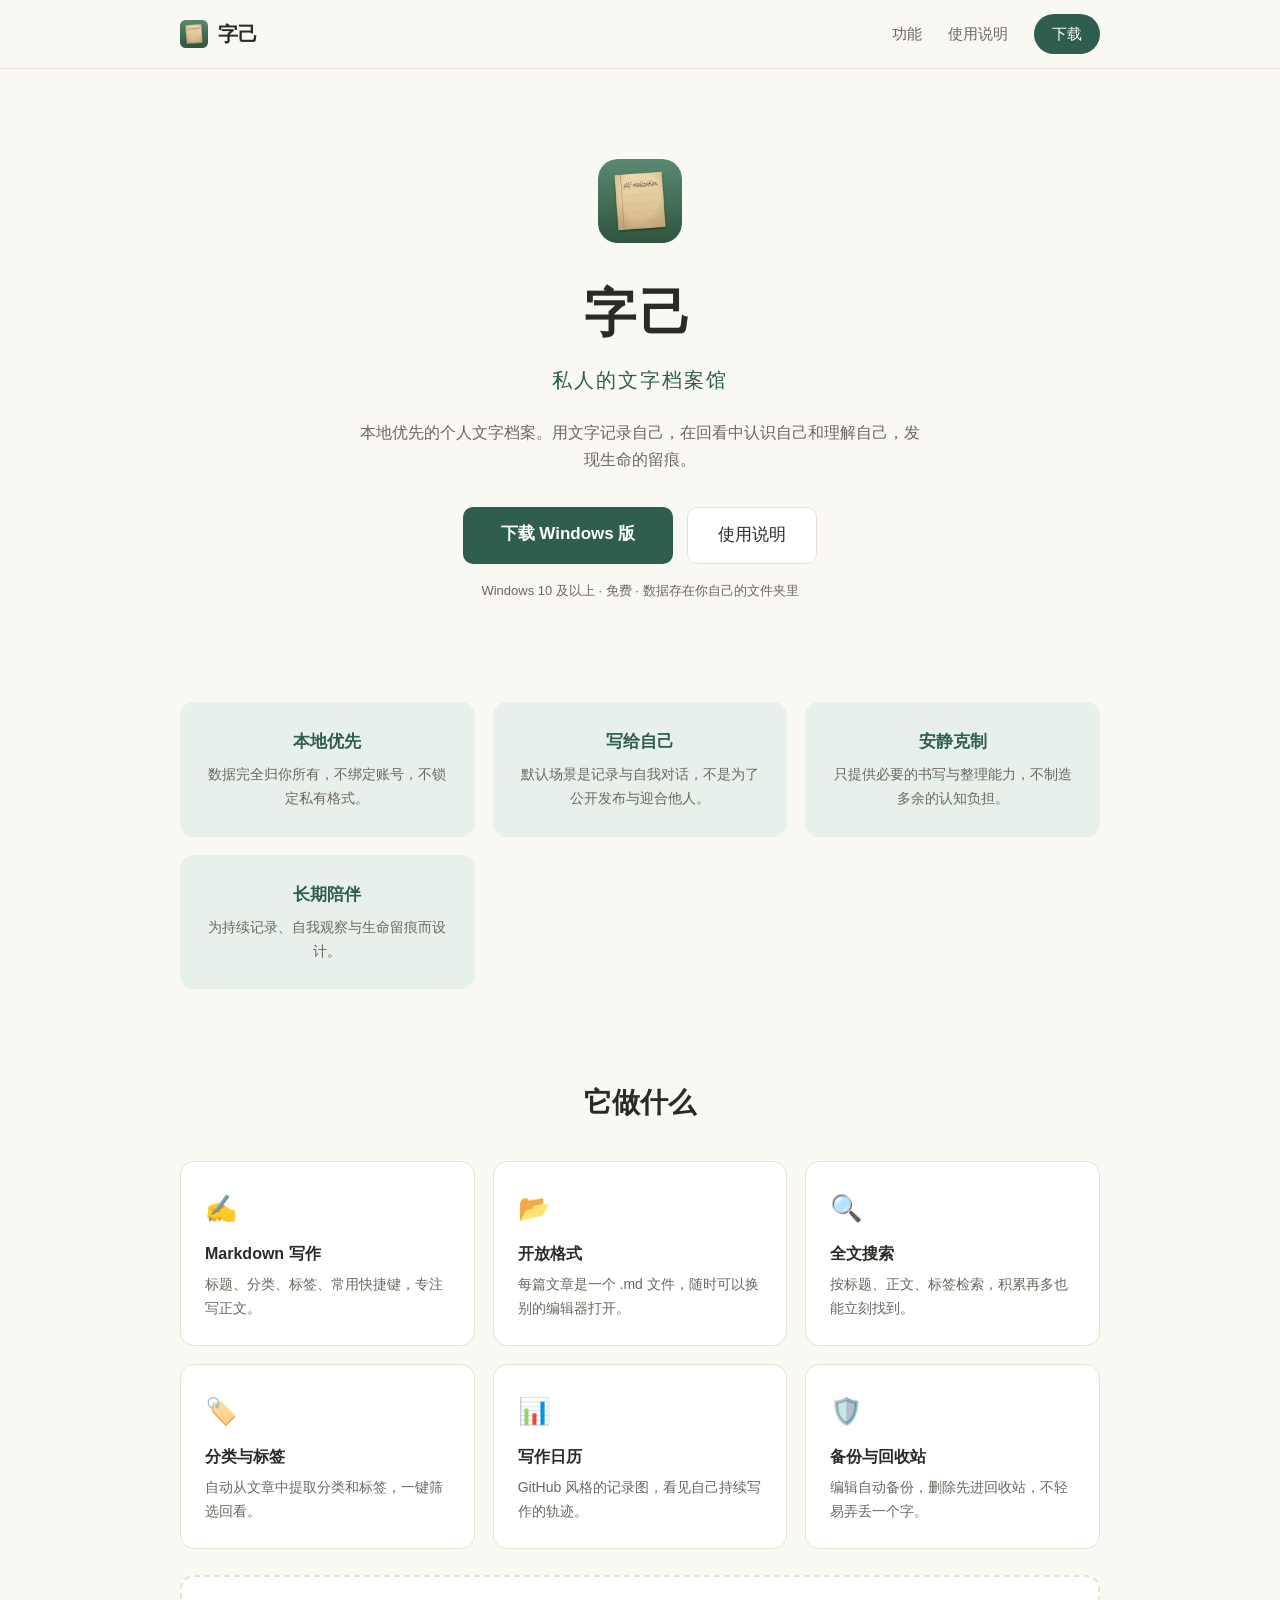
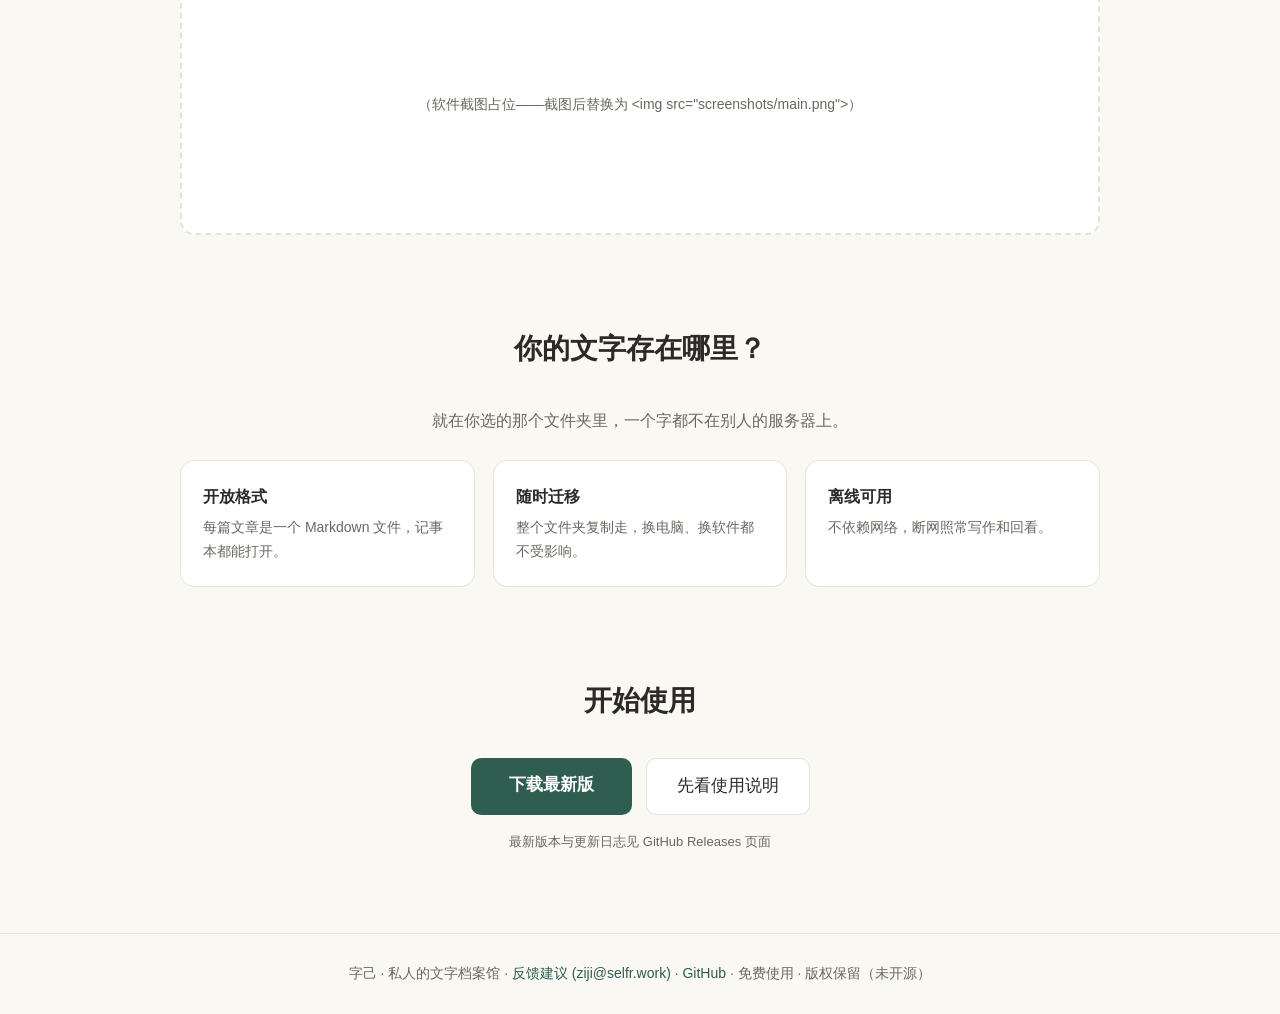
<file: index.html>
<!DOCTYPE html>
<html lang="zh-CN">
<head>
  <meta charset="UTF-8">
  <meta name="viewport" content="width=device-width, initial-scale=1.0">
  <title>字己 · 私人的文字档案馆</title>
  <meta name="description" content="字己是一款本地优先的 Windows 写作应用。文章以 Markdown 保存在你自己的文件夹里，无需账号、无需联网，数据完全归你所有。">
  <link rel="icon" href="assets/icon.png">
  <link rel="stylesheet" href="style.css">
</head>
<body>

  <header class="nav">
    <div class="nav-inner">
      <a class="brand" href="index.html">
        <img src="assets/icon.png" alt="字己" class="brand-icon">
        <span>字己</span>
      </a>
      <nav class="nav-links">
        <a href="#features">功能</a>
        <a href="guide.html">使用说明</a>
        <a href="#download" class="nav-download">下载</a>
      </nav>
    </div>
  </header>

  <section class="hero">
    <img src="assets/icon.png" alt="字己图标" class="hero-icon">
    <h1>字己</h1>
    <p class="tagline">私人的文字档案馆</p>
    <p class="intro">本地优先的个人文字档案。用文字记录自己，在回看中认识自己和理解自己，发现生命的留痕。</p>
    <div class="hero-actions">
      <!-- TODO: R2 配好后，把下面的链接换成 https://dl.selfr.work/ZiJi-Setup-latest.exe -->
      <a class="btn-primary" href="https://github.com/selfr7/ziji-releases/releases/latest" target="_blank" rel="noopener">下载 Windows 版</a>
      <a class="btn-ghost" href="guide.html">使用说明</a>
    </div>
    <p class="hero-note">Windows 10 及以上 · 免费 · 数据存在你自己的文件夹里</p>
  </section>

  <section class="principles">
    <div class="principle">
      <h3>本地优先</h3>
      <p>数据完全归你所有，不绑定账号，不锁定私有格式。</p>
    </div>
    <div class="principle">
      <h3>写给自己</h3>
      <p>默认场景是记录与自我对话，不是为了公开发布与迎合他人。</p>
    </div>
    <div class="principle">
      <h3>安静克制</h3>
      <p>只提供必要的书写与整理能力，不制造多余的认知负担。</p>
    </div>
    <div class="principle">
      <h3>长期陪伴</h3>
      <p>为持续记录、自我观察与生命留痕而设计。</p>
    </div>
  </section>

  <section id="features" class="features">
    <h2>它做什么</h2>
    <div class="feature-grid">
      <div class="feature">
        <div class="feature-icon">✍️</div>
        <h4>Markdown 写作</h4>
        <p>标题、分类、标签、常用快捷键，专注写正文。</p>
      </div>
      <div class="feature">
        <div class="feature-icon">📂</div>
        <h4>开放格式</h4>
        <p>每篇文章是一个 .md 文件，随时可以换别的编辑器打开。</p>
      </div>
      <div class="feature">
        <div class="feature-icon">🔍</div>
        <h4>全文搜索</h4>
        <p>按标题、正文、标签检索，积累再多也能立刻找到。</p>
      </div>
      <div class="feature">
        <div class="feature-icon">🏷️</div>
        <h4>分类与标签</h4>
        <p>自动从文章中提取分类和标签，一键筛选回看。</p>
      </div>
      <div class="feature">
        <div class="feature-icon">📊</div>
        <h4>写作日历</h4>
        <p>GitHub 风格的记录图，看见自己持续写作的轨迹。</p>
      </div>
      <div class="feature">
        <div class="feature-icon">🛡️</div>
        <h4>备份与回收站</h4>
        <p>编辑自动备份，删除先进回收站，不轻易弄丢一个字。</p>
      </div>
    </div>

    <!-- 截图区：截好软件界面图后放到 website/screenshots/ 下，替换下面的 src -->
    <div class="screenshot-placeholder">
      <p>（软件截图占位——截图后替换为 &lt;img src="screenshots/main.png"&gt;）</p>
    </div>
  </section>

  <section class="data">
    <h2>你的文字存在哪里？</h2>
    <p class="data-lead">就在你选的那个文件夹里，一个字都不在别人的服务器上。</p>
    <div class="data-points">
      <div class="data-point"><strong>开放格式</strong>每篇文章是一个 Markdown 文件，记事本都能打开。</div>
      <div class="data-point"><strong>随时迁移</strong>整个文件夹复制走，换电脑、换软件都不受影响。</div>
      <div class="data-point"><strong>离线可用</strong>不依赖网络，断网照常写作和回看。</div>
    </div>
  </section>

  <section id="download" class="download">
    <h2>开始使用</h2>
    <div class="hero-actions">
      <a class="btn-primary" href="https://github.com/selfr7/ziji-releases/releases/latest" target="_blank" rel="noopener">下载最新版</a>
      <a class="btn-ghost" href="guide.html">先看使用说明</a>
    </div>
    <p class="hero-note">最新版本与更新日志见 GitHub Releases 页面</p>
  </section>

  <footer class="footer">
    <p>字己 · 私人的文字档案馆 · <a href="mailto:ziji@selfr.work">反馈建议 (ziji@selfr.work)</a> · <a href="https://github.com/selfr7/ziji-releases" target="_blank" rel="noopener">GitHub</a> · 免费使用 · 版权保留（未开源）</p>
  </footer>

</body>
</html>
</file>
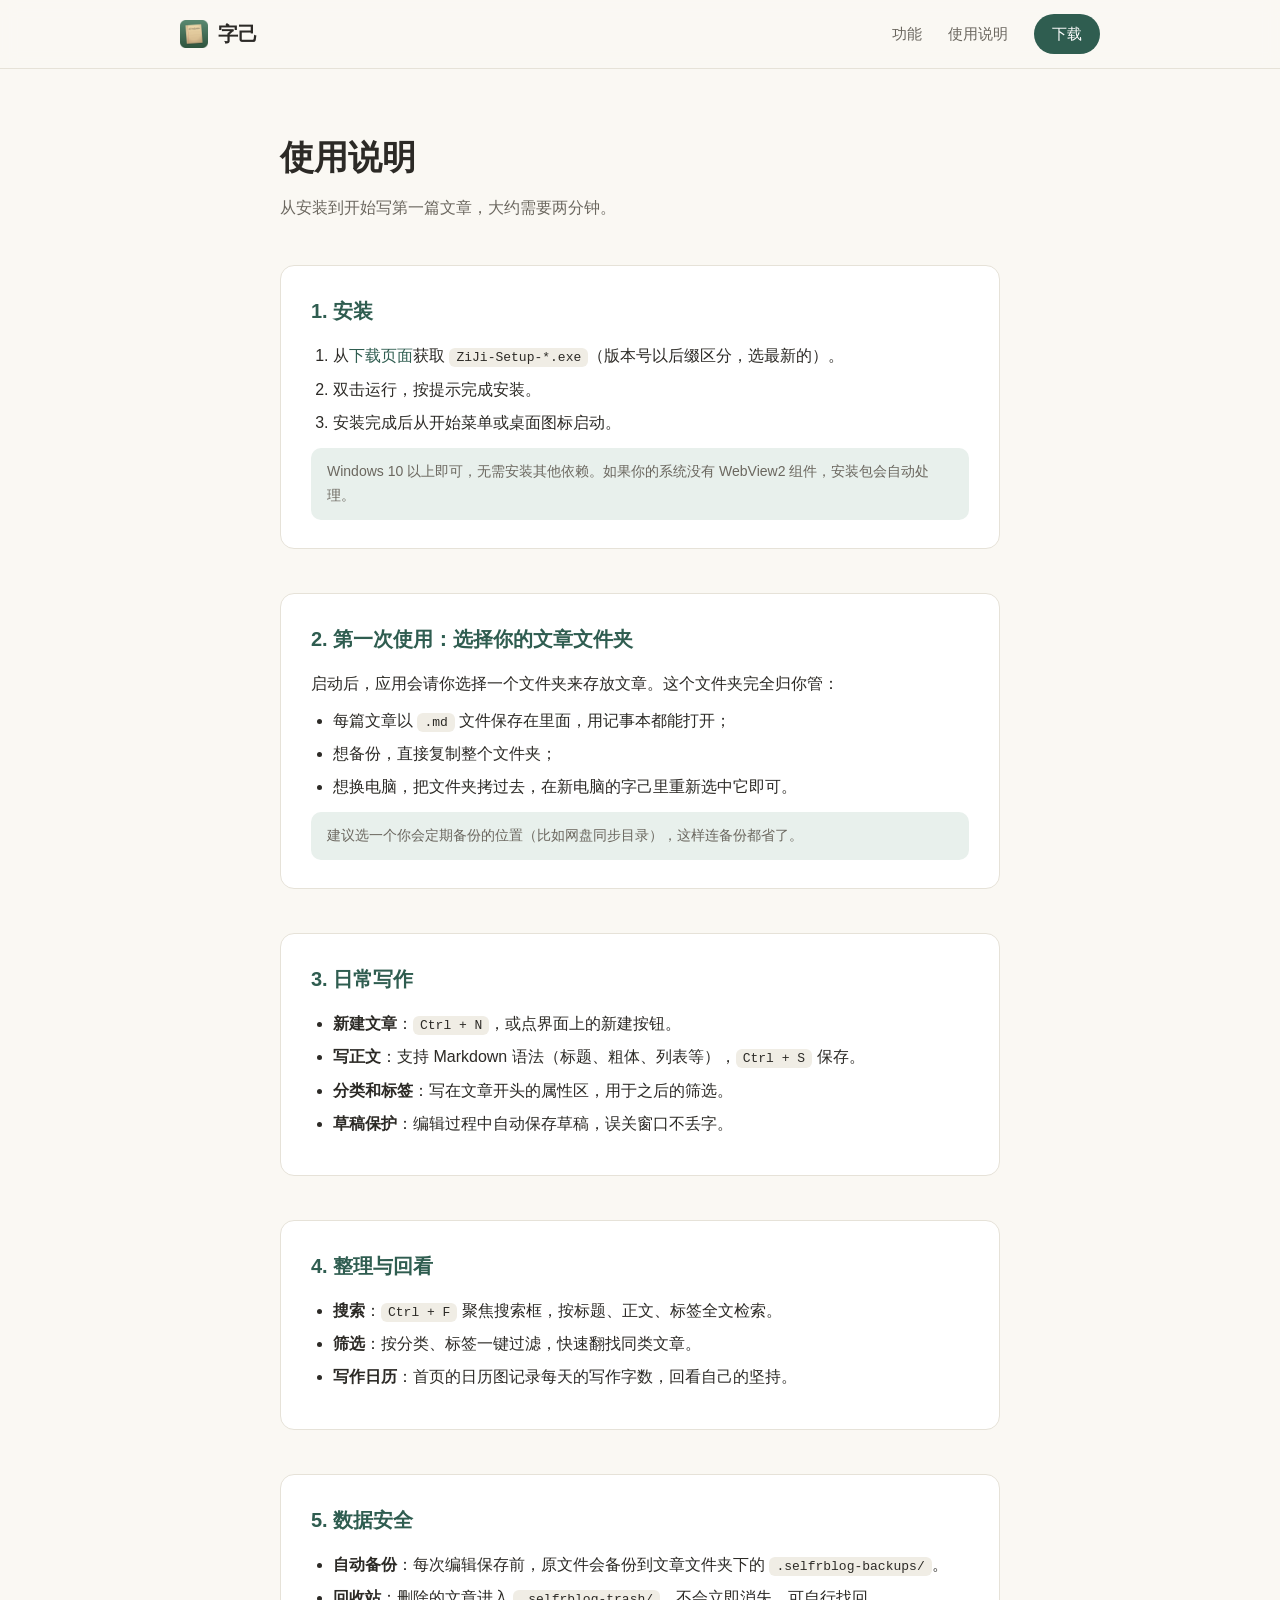
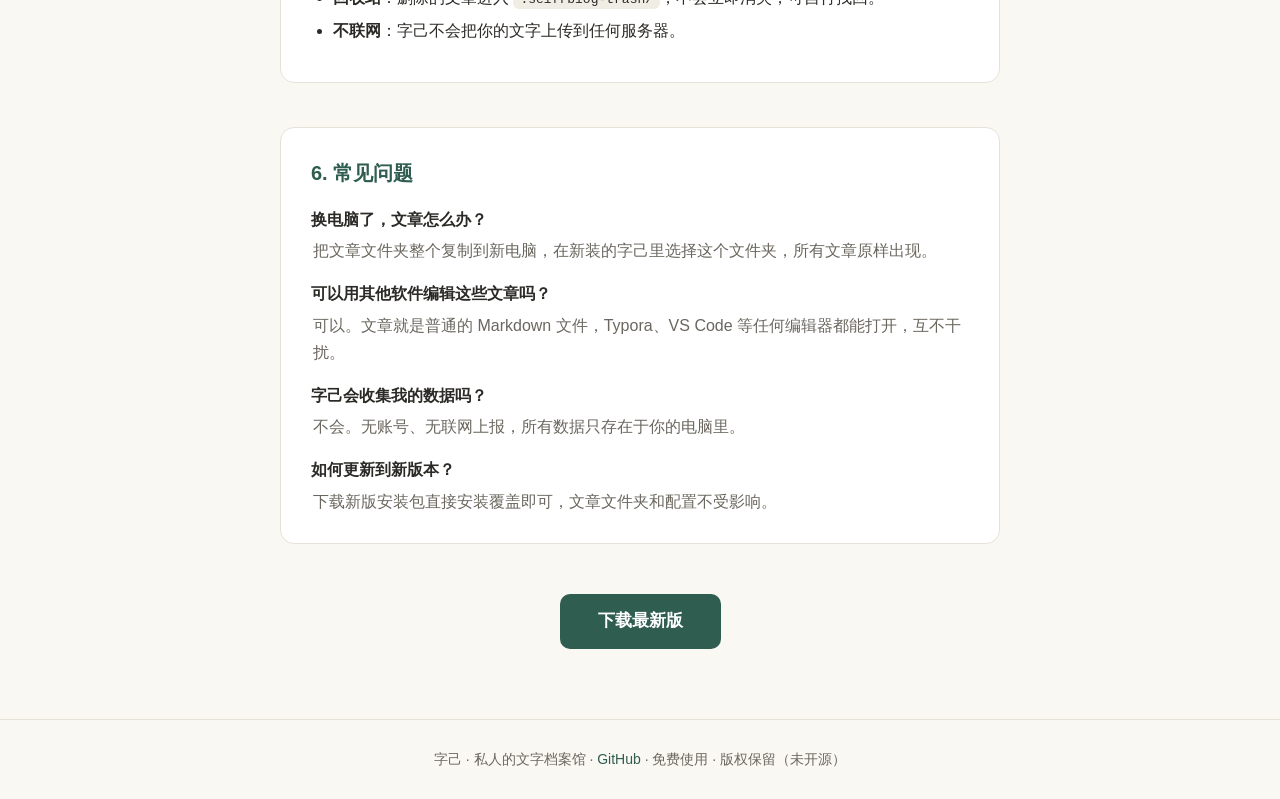
<file: guide.html>
<!DOCTYPE html>
<html lang="zh-CN">
<head>
  <meta charset="UTF-8">
  <meta name="viewport" content="width=device-width, initial-scale=1.0">
  <title>使用说明 · 字己</title>
  <meta name="description" content="字己使用说明：安装、第一次使用、写作、整理回看、数据与备份、常见问题。">
  <link rel="icon" href="assets/icon.png">
  <link rel="stylesheet" href="style.css">
</head>
<body>

  <header class="nav">
    <div class="nav-inner">
      <a class="brand" href="index.html">
        <img src="assets/icon.png" alt="字己" class="brand-icon">
        <span>字己</span>
      </a>
      <nav class="nav-links">
        <a href="index.html#features">功能</a>
        <a href="guide.html">使用说明</a>
        <a href="index.html#download" class="nav-download">下载</a>
      </nav>
    </div>
  </header>

  <main class="guide">
    <h1>使用说明</h1>
    <p class="guide-sub">从安装到开始写第一篇文章，大约需要两分钟。</p>

    <section class="guide-section">
      <h2>1. 安装</h2>
      <ol>
        <li>从<a href="https://github.com/selfr7/ziji-releases/releases/latest" target="_blank" rel="noopener">下载页面</a>获取 <code>ZiJi-Setup-*.exe</code>（版本号以后缀区分，选最新的）。</li>
        <li>双击运行，按提示完成安装。</li>
        <li>安装完成后从开始菜单或桌面图标启动。</li>
      </ol>
      <p class="tip">Windows 10 以上即可，无需安装其他依赖。如果你的系统没有 WebView2 组件，安装包会自动处理。</p>
    </section>

    <section class="guide-section">
      <h2>2. 第一次使用：选择你的文章文件夹</h2>
      <p>启动后，应用会请你选择一个文件夹来存放文章。这个文件夹完全归你管：</p>
      <ul>
        <li>每篇文章以 <code>.md</code> 文件保存在里面，用记事本都能打开；</li>
        <li>想备份，直接复制整个文件夹；</li>
        <li>想换电脑，把文件夹拷过去，在新电脑的字己里重新选中它即可。</li>
      </ul>
      <p class="tip">建议选一个你会定期备份的位置（比如网盘同步目录），这样连备份都省了。</p>
    </section>

    <section class="guide-section">
      <h2>3. 日常写作</h2>
      <ul>
        <li><strong>新建文章</strong>：<code>Ctrl + N</code>，或点界面上的新建按钮。</li>
        <li><strong>写正文</strong>：支持 Markdown 语法（标题、粗体、列表等），<code>Ctrl + S</code> 保存。</li>
        <li><strong>分类和标签</strong>：写在文章开头的属性区，用于之后的筛选。</li>
        <li><strong>草稿保护</strong>：编辑过程中自动保存草稿，误关窗口不丢字。</li>
      </ul>
    </section>

    <section class="guide-section">
      <h2>4. 整理与回看</h2>
      <ul>
        <li><strong>搜索</strong>：<code>Ctrl + F</code> 聚焦搜索框，按标题、正文、标签全文检索。</li>
        <li><strong>筛选</strong>：按分类、标签一键过滤，快速翻找同类文章。</li>
        <li><strong>写作日历</strong>：首页的日历图记录每天的写作字数，回看自己的坚持。</li>
      </ul>
    </section>

    <section class="guide-section">
      <h2>5. 数据安全</h2>
      <ul>
        <li><strong>自动备份</strong>：每次编辑保存前，原文件会备份到文章文件夹下的 <code>.selfrblog-backups/</code>。</li>
        <li><strong>回收站</strong>：删除的文章进入 <code>.selfrblog-trash/</code>，不会立即消失，可自行找回。</li>
        <li><strong>不联网</strong>：字己不会把你的文字上传到任何服务器。</li>
      </ul>
    </section>

    <section class="guide-section">
      <h2>6. 常见问题</h2>
      <dl class="faq">
        <dt>换电脑了，文章怎么办？</dt>
        <dd>把文章文件夹整个复制到新电脑，在新装的字己里选择这个文件夹，所有文章原样出现。</dd>
        <dt>可以用其他软件编辑这些文章吗？</dt>
        <dd>可以。文章就是普通的 Markdown 文件，Typora、VS Code 等任何编辑器都能打开，互不干扰。</dd>
        <dt>字己会收集我的数据吗？</dt>
        <dd>不会。无账号、无联网上报，所有数据只存在于你的电脑里。</dd>
        <dt>如何更新到新版本？</dt>
        <dd>下载新版安装包直接安装覆盖即可，文章文件夹和配置不受影响。</dd>
      </dl>
    </section>

    <div class="guide-cta">
      <a class="btn-primary" href="https://github.com/selfr7/ziji-releases/releases/latest" target="_blank" rel="noopener">下载最新版</a>
    </div>
  </main>

  <footer class="footer">
    <p>字己 · 私人的文字档案馆 · <a href="https://github.com/selfr7/ziji-releases" target="_blank" rel="noopener">GitHub</a> · 免费使用 · 版权保留（未开源）</p>
  </footer>

</body>
</html>
</file>
<file: style.css>
/* 字己官网样式 —— 纸感档案馆气质：暖白纸底 + 墨绿主色 */

:root {
  --paper: #faf8f3;
  --ink: #2c2a26;
  --ink-soft: #6b675f;
  --green: #2f5d50;
  --green-soft: #e8f0ec;
  --card: #ffffff;
  --line: #e6e2d8;
}

* { margin: 0; padding: 0; box-sizing: border-box; }

html { scroll-behavior: smooth; }

body {
  font-family: -apple-system, BlinkMacSystemFont, "Segoe UI", "PingFang SC",
    "Microsoft YaHei", sans-serif;
  background: var(--paper);
  color: var(--ink);
  line-height: 1.7;
}

a { color: var(--green); text-decoration: none; }
a:hover { text-decoration: underline; }

/* ---------- 导航 ---------- */
.nav {
  position: sticky;
  top: 0;
  z-index: 10;
  background: rgba(250, 248, 243, 0.92);
  backdrop-filter: blur(8px);
  border-bottom: 1px solid var(--line);
}
.nav-inner {
  max-width: 960px;
  margin: 0 auto;
  padding: 14px 20px;
  display: flex;
  align-items: center;
  justify-content: space-between;
}
.brand {
  display: flex;
  align-items: center;
  gap: 10px;
  font-size: 20px;
  font-weight: 700;
  color: var(--ink);
}
.brand:hover { text-decoration: none; }
.brand-icon { width: 28px; height: 28px; }
.nav-links { display: flex; align-items: center; gap: 26px; font-size: 15px; }
.nav-links a { color: var(--ink-soft); }
.nav-links a:hover { color: var(--ink); text-decoration: none; }
.nav-download {
  background: var(--green);
  color: #fff !important;
  padding: 7px 18px;
  border-radius: 999px;
}
.nav-download:hover { background: #26493f; }

/* ---------- Hero ---------- */
.hero {
  text-align: center;
  padding: 90px 20px 70px;
}
.hero-icon { width: 84px; height: 84px; border-radius: 20px; }
.hero h1 {
  font-size: 52px;
  margin-top: 18px;
  letter-spacing: 4px;
}
.tagline {
  font-size: 20px;
  color: var(--green);
  margin-top: 6px;
  letter-spacing: 2px;
}
.intro {
  max-width: 560px;
  margin: 22px auto 0;
  color: var(--ink-soft);
  font-size: 16px;
}
.hero-actions {
  margin-top: 34px;
  display: flex;
  gap: 14px;
  justify-content: center;
  flex-wrap: wrap;
}
.hero-note { margin-top: 16px; font-size: 13px; color: var(--ink-soft); }

.btn-primary {
  display: inline-block;
  background: var(--green);
  color: #fff;
  font-size: 17px;
  padding: 13px 38px;
  border-radius: 10px;
  font-weight: 600;
}
.btn-primary:hover { background: #26493f; text-decoration: none; }
.btn-ghost {
  display: inline-block;
  font-size: 17px;
  padding: 13px 30px;
  border-radius: 10px;
  border: 1px solid var(--line);
  color: var(--ink);
  background: var(--card);
}
.btn-ghost:hover { border-color: var(--green); color: var(--green); text-decoration: none; }

/* ---------- 理念三卡 ---------- */
.principles {
  max-width: 960px;
  margin: 0 auto;
  padding: 30px 20px;
  display: grid;
  grid-template-columns: repeat(3, 1fr);
  gap: 18px;
}
.principle {
  background: var(--green-soft);
  border-radius: 14px;
  padding: 26px 24px;
  text-align: center;
}
.principle h3 { font-size: 17px; color: var(--green); margin-bottom: 6px; }
.principle p { font-size: 14px; color: var(--ink-soft); }

/* ---------- 功能 ---------- */
.features, .data, .download {
  max-width: 960px;
  margin: 0 auto;
  padding: 60px 20px 30px;
}
.features h2, .data h2, .download h2 {
  text-align: center;
  font-size: 28px;
  margin-bottom: 34px;
}
.feature-grid {
  display: grid;
  grid-template-columns: repeat(3, 1fr);
  gap: 18px;
}
.feature {
  background: var(--card);
  border: 1px solid var(--line);
  border-radius: 14px;
  padding: 24px;
}
.feature-icon { font-size: 26px; margin-bottom: 10px; }
.feature h4 { font-size: 16px; margin-bottom: 6px; }
.feature p { font-size: 14px; color: var(--ink-soft); }

.screenshot-placeholder {
  margin-top: 26px;
  border: 2px dashed var(--line);
  border-radius: 14px;
  min-height: 260px;
  display: flex;
  align-items: center;
  justify-content: center;
  color: var(--ink-soft);
  font-size: 14px;
  background: var(--card);
}
.screenshot-placeholder img { max-width: 100%; border-radius: 14px; }

/* ---------- 数据归属 ---------- */
.data-lead { text-align: center; color: var(--ink-soft); margin-bottom: 26px; }
.data-points { display: grid; grid-template-columns: repeat(3, 1fr); gap: 18px; }
.data-point {
  background: var(--card);
  border: 1px solid var(--line);
  border-radius: 14px;
  padding: 22px;
  font-size: 14px;
  color: var(--ink-soft);
}
.data-point strong {
  display: block;
  color: var(--ink);
  font-size: 16px;
  margin-bottom: 6px;
}

/* ---------- 下载区 ---------- */
.download { text-align: center; padding-bottom: 80px; }

/* ---------- 使用说明页 ---------- */
.guide {
  max-width: 760px;
  margin: 0 auto;
  padding: 60px 20px 40px;
}
.guide h1 { font-size: 34px; }
.guide-sub { color: var(--ink-soft); margin-top: 8px; }
.guide-section {
  margin-top: 44px;
  background: var(--card);
  border: 1px solid var(--line);
  border-radius: 14px;
  padding: 28px 30px;
}
.guide-section h2 {
  font-size: 20px;
  color: var(--green);
  margin-bottom: 14px;
}
.guide-section ul, .guide-section ol {
  padding-left: 22px;
  margin: 10px 0;
}
.guide-section li { margin: 6px 0; }
.tip, .guide-section .tip {
  background: var(--green-soft);
  border-radius: 10px;
  padding: 12px 16px;
  font-size: 14px;
  color: var(--ink-soft);
  margin-top: 12px;
}
code {
  background: #f0ede5;
  padding: 2px 7px;
  border-radius: 6px;
  font-size: 13px;
  font-family: Consolas, "Courier New", monospace;
}
.faq dt { font-weight: 700; margin-top: 16px; }
.faq dd { color: var(--ink-soft); margin-top: 4px; padding-left: 2px; }
.guide-cta { text-align: center; padding: 50px 0 30px; }

/* ---------- 页脚 ---------- */
.footer {
  border-top: 1px solid var(--line);
  text-align: center;
  padding: 28px 20px;
  font-size: 14px;
  color: var(--ink-soft);
}

/* ---------- 手机端适配 ---------- */
@media (max-width: 720px) {
  .hero { padding: 56px 16px 44px; }
  .hero h1 { font-size: 38px; }
  .principles, .feature-grid, .data-points { grid-template-columns: 1fr; }
  .features, .data, .download { padding-top: 40px; }
  .nav-links { gap: 16px; }
  .nav-links a:not(.nav-download) { display: none; } /* 手机上只留下载按钮 */
  .guide { padding-top: 40px; }
  .guide-section { padding: 22px 20px; }
}
</file>
